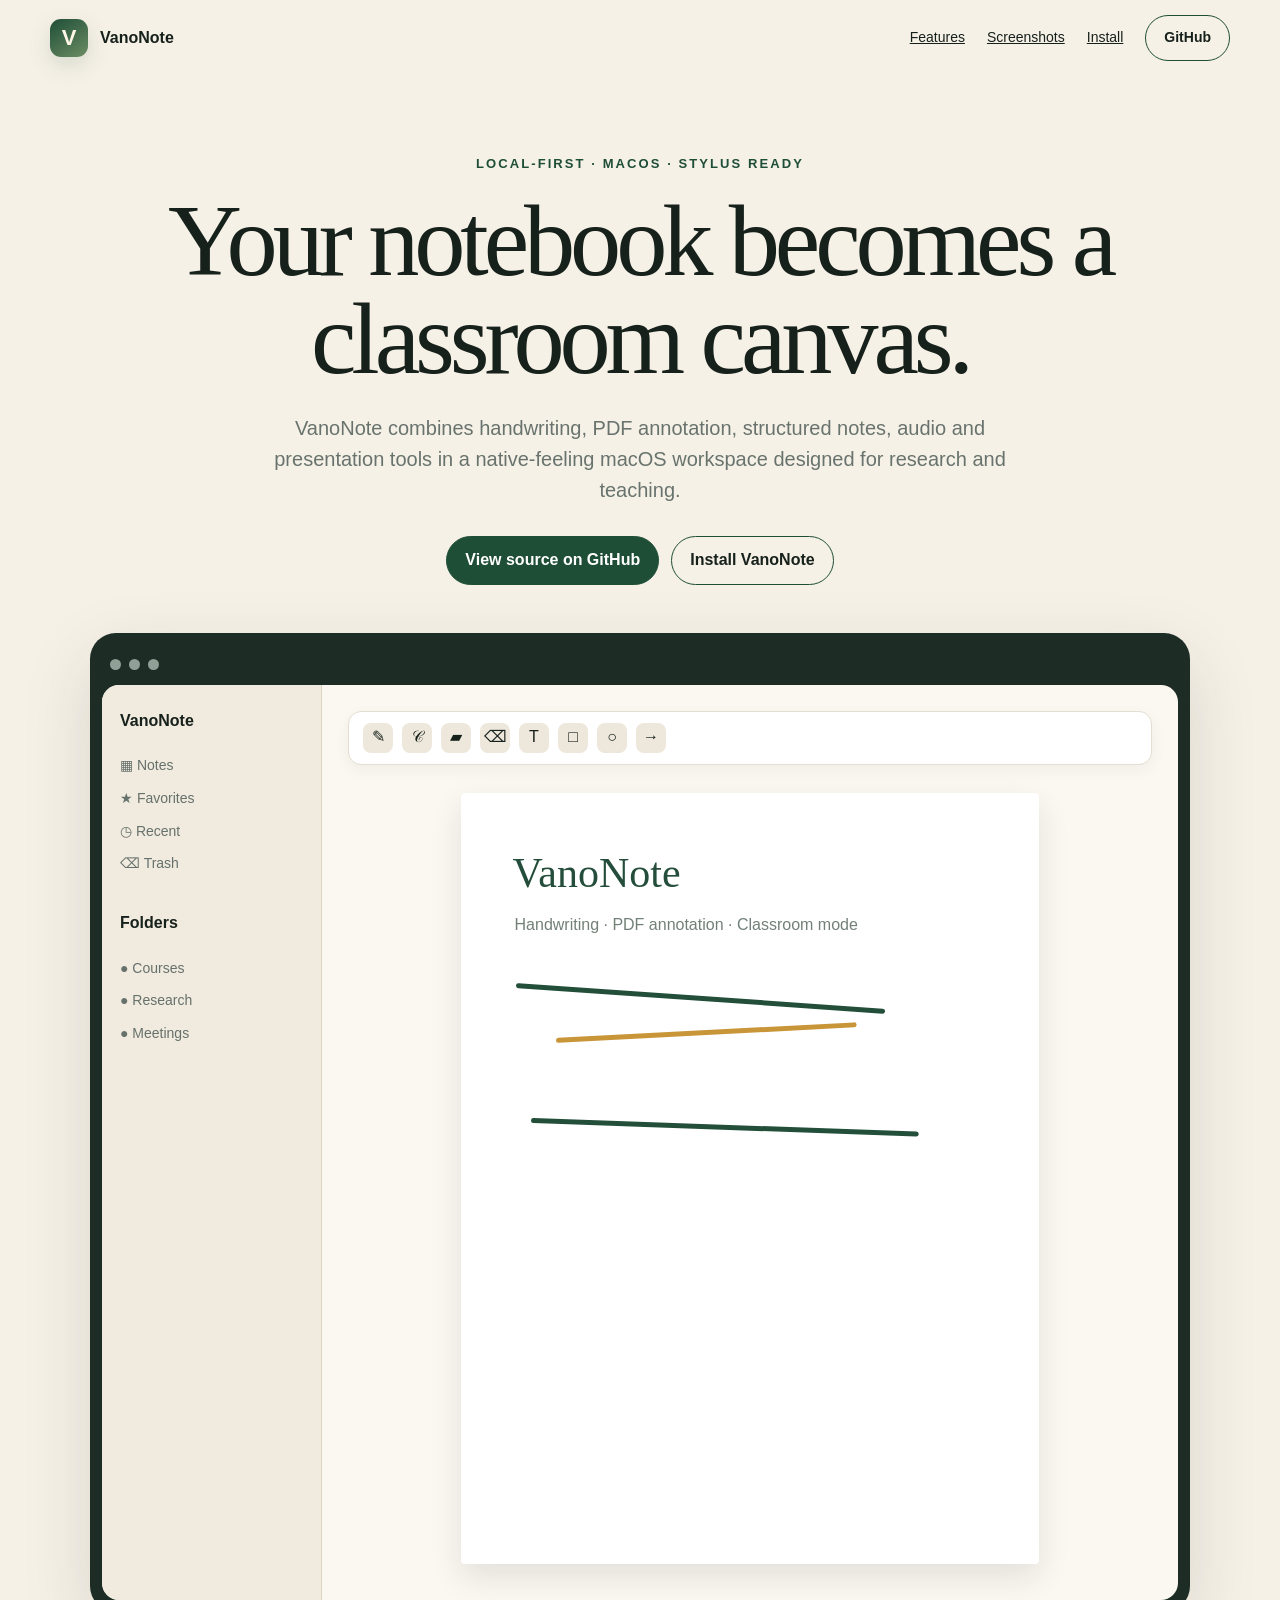
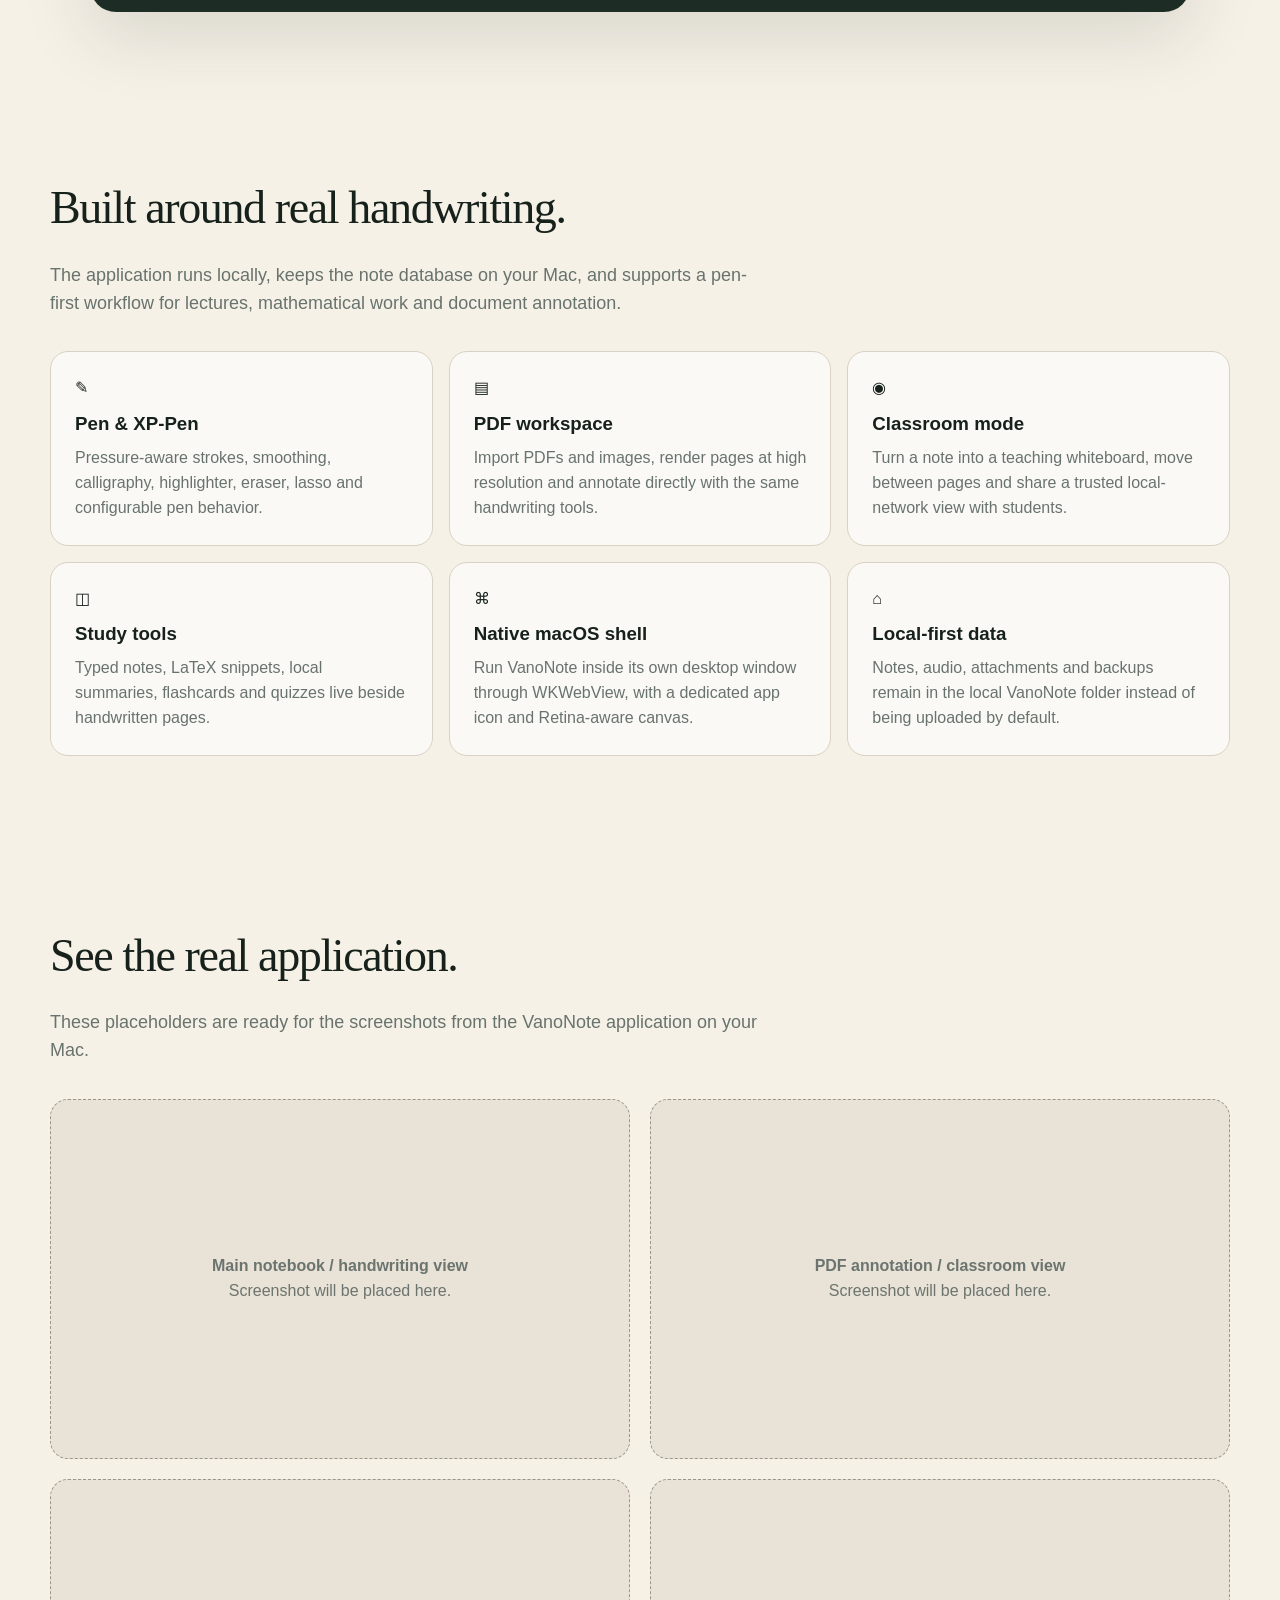
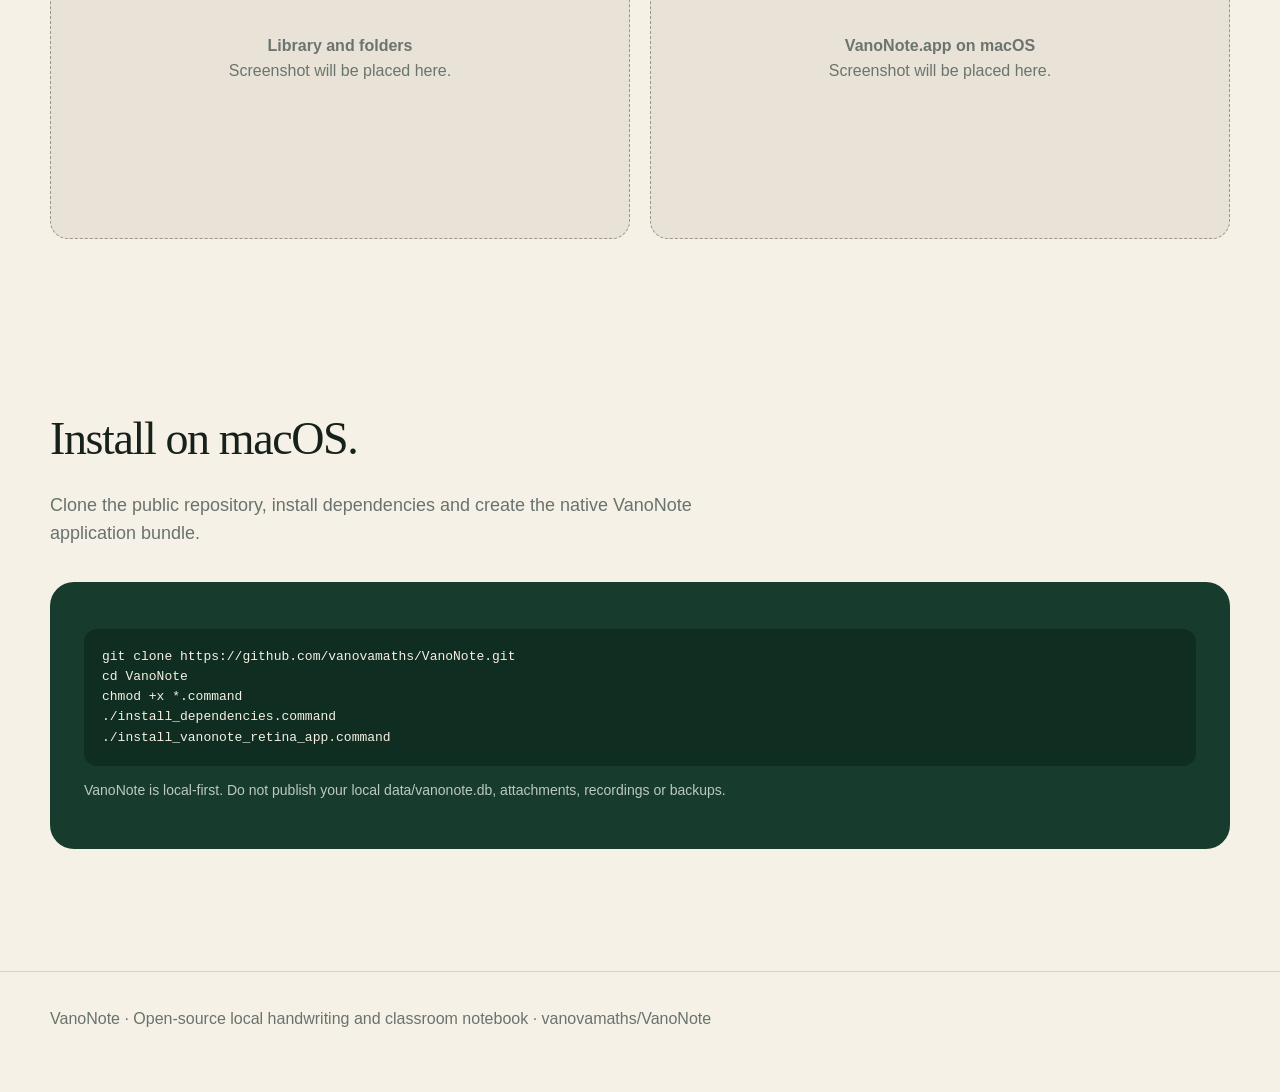
<file: docs/index.html>
<!doctype html>
<html lang="en">
<head>
<meta charset="utf-8">
<meta name="viewport" content="width=device-width,initial-scale=1">
<title>VanoNote — Handwriting, notes and classroom whiteboard</title>
<meta name="description" content="VanoNote is a local-first handwritten notebook, PDF annotation workspace and classroom whiteboard for macOS.">
<style>
:root{--bg:#f6f1e7;--paper:#fffdf8;--ink:#17211b;--green:#1f4e37;--muted:#68736d;--line:#d9d1c3;--gold:#c99539;--shadow:0 24px 70px rgba(26,41,32,.13)}*{box-sizing:border-box}html{scroll-behavior:smooth}body{margin:0;background:var(--bg);color:var(--ink);font-family:-apple-system,BlinkMacSystemFont,"Segoe UI",sans-serif;line-height:1.55}a{color:inherit}.wrap{width:min(1180px,calc(100% - 40px));margin:auto}.nav{height:76px;display:flex;align-items:center;justify-content:space-between}.brand{display:flex;gap:12px;align-items:center;font-weight:760}.mark{width:38px;height:38px;border-radius:11px;background:linear-gradient(145deg,#1f4e37,#6b8d64);color:#fff8e8;display:grid;place-items:center;font-size:22px;box-shadow:0 8px 22px #1f4e3725}.navlinks{display:flex;gap:22px;align-items:center;font-size:14px}.button{display:inline-flex;align-items:center;justify-content:center;text-decoration:none;border:1px solid var(--green);border-radius:999px;padding:11px 18px;font-weight:650}.button.primary{background:var(--green);color:#fff}.hero{padding:78px 0 58px;text-align:center}.eyebrow{font-size:13px;text-transform:uppercase;letter-spacing:.16em;color:var(--green);font-weight:800}.hero h1{font-family:Georgia,"Times New Roman",serif;font-weight:500;font-size:clamp(52px,8vw,104px);line-height:.96;letter-spacing:-.05em;margin:18px auto 24px;max-width:980px}.hero p{font-size:20px;color:var(--muted);max-width:760px;margin:0 auto 30px}.actions{display:flex;gap:12px;justify-content:center;flex-wrap:wrap}.window{margin:48px auto 20px;background:#1d2d25;border-radius:26px;padding:12px;box-shadow:var(--shadow);max-width:1100px}.bar{height:40px;display:flex;align-items:center;gap:8px;padding:0 8px}.dot{width:11px;height:11px;border-radius:50%;background:#91a096}.mock{background:#fbf8f1;border-radius:17px;min-height:580px;overflow:hidden;display:grid;grid-template-columns:220px 1fr}.side{background:#f0eadf;border-right:1px solid #ddd4c6;padding:24px 18px;text-align:left}.side b{display:block;margin-bottom:22px}.side span{display:block;margin:11px 0;color:#66716b;font-size:14px}.workspace{padding:26px;display:flex;flex-direction:column}.toolbar{height:54px;background:white;border:1px solid #e4ddd1;border-radius:13px;display:flex;align-items:center;gap:9px;padding:0 14px;box-shadow:0 5px 16px #17211b0d}.tool{width:30px;height:30px;border-radius:8px;background:#eee8dc;display:grid;place-items:center}.page{width:min(72%,620px);aspect-ratio:3/4;margin:28px auto 10px;background:white;border-radius:4px;box-shadow:0 13px 32px #17211b1b;position:relative;overflow:hidden}.page:before{content:"VanoNote";position:absolute;top:56px;left:52px;font:42px Georgia;color:#244e3b}.page:after{content:"Handwriting · PDF annotation · Classroom mode";position:absolute;top:120px;left:54px;color:#728078}.stroke{position:absolute;height:5px;border-radius:99px;background:#234f3a;transform-origin:left}.s1{left:55px;top:190px;width:64%;transform:rotate(4deg)}.s2{left:95px;top:245px;width:52%;transform:rotate(-3deg);background:#c99539}.s3{left:70px;top:325px;width:67%;transform:rotate(2deg)}section{padding:82px 0}.section-title{font-family:Georgia,"Times New Roman",serif;font-size:46px;font-weight:500;letter-spacing:-.03em;margin:0 0 14px}.lead{color:var(--muted);font-size:18px;max-width:720px}.grid{display:grid;grid-template-columns:repeat(3,1fr);gap:16px;margin-top:34px}.card{background:rgba(255,255,255,.58);border:1px solid var(--line);border-radius:18px;padding:24px;min-height:180px}.card h3{margin:8px 0}.card p{color:var(--muted);margin:0}.gallery{display:grid;grid-template-columns:1fr 1fr;gap:20px;margin-top:34px}.shot{min-height:360px;background:#e9e2d6;border:1px dashed #9a9489;border-radius:18px;display:flex;align-items:center;justify-content:center;text-align:center;padding:32px;color:#6b746f}.install{background:#173b2c;color:#f7f0e4;border-radius:24px;padding:34px;margin-top:34px}.install pre{overflow:auto;background:#102d21;padding:18px;border-radius:13px}.small{font-size:14px;color:#bdc8c1}footer{padding:35px 0 60px;color:var(--muted);border-top:1px solid var(--line);margin-top:40px}@media(max-width:800px){.navlinks a:not(.button){display:none}.mock{grid-template-columns:1fr}.side{display:none}.grid,.gallery{grid-template-columns:1fr}.page{width:88%}.hero{padding-top:40px}}
</style>
</head>
<body>
<div class="wrap nav"><div class="brand"><div class="mark">V</div>VanoNote</div><div class="navlinks"><a href="#features">Features</a><a href="#screenshots">Screenshots</a><a href="#install">Install</a><a class="button" href="https://github.com/vanovamaths/VanoNote">GitHub</a></div></div>
<header class="hero wrap"><div class="eyebrow">Local-first · macOS · Stylus ready</div><h1>Your notebook becomes a classroom canvas.</h1><p>VanoNote combines handwriting, PDF annotation, structured notes, audio and presentation tools in a native-feeling macOS workspace designed for research and teaching.</p><div class="actions"><a class="button primary" href="https://github.com/vanovamaths/VanoNote">View source on GitHub</a><a class="button" href="#install">Install VanoNote</a></div>
<div class="window"><div class="bar"><i class="dot"></i><i class="dot"></i><i class="dot"></i></div><div class="mock"><div class="side"><b>VanoNote</b><span>▦ Notes</span><span>★ Favorites</span><span>◷ Recent</span><span>⌫ Trash</span><br><b>Folders</b><span>● Courses</span><span>● Research</span><span>● Meetings</span></div><div class="workspace"><div class="toolbar"><span class="tool">✎</span><span class="tool">𝒞</span><span class="tool">▰</span><span class="tool">⌫</span><span class="tool">T</span><span class="tool">□</span><span class="tool">○</span><span class="tool">→</span></div><div class="page"><i class="stroke s1"></i><i class="stroke s2"></i><i class="stroke s3"></i></div></div></div></div></header>
<section id="features"><div class="wrap"><h2 class="section-title">Built around real handwriting.</h2><p class="lead">The application runs locally, keeps the note database on your Mac, and supports a pen-first workflow for lectures, mathematical work and document annotation.</p><div class="grid"><article class="card"><div>✎</div><h3>Pen & XP-Pen</h3><p>Pressure-aware strokes, smoothing, calligraphy, highlighter, eraser, lasso and configurable pen behavior.</p></article><article class="card"><div>▤</div><h3>PDF workspace</h3><p>Import PDFs and images, render pages at high resolution and annotate directly with the same handwriting tools.</p></article><article class="card"><div>◉</div><h3>Classroom mode</h3><p>Turn a note into a teaching whiteboard, move between pages and share a trusted local-network view with students.</p></article><article class="card"><div>◫</div><h3>Study tools</h3><p>Typed notes, LaTeX snippets, local summaries, flashcards and quizzes live beside handwritten pages.</p></article><article class="card"><div>⌘</div><h3>Native macOS shell</h3><p>Run VanoNote inside its own desktop window through WKWebView, with a dedicated app icon and Retina-aware canvas.</p></article><article class="card"><div>⌂</div><h3>Local-first data</h3><p>Notes, audio, attachments and backups remain in the local VanoNote folder instead of being uploaded by default.</p></article></div></div></section>
<section id="screenshots"><div class="wrap"><h2 class="section-title">See the real application.</h2><p class="lead">These placeholders are ready for the screenshots from the VanoNote application on your Mac.</p><div class="gallery"><div class="shot"><div><b>Main notebook / handwriting view</b><br>Screenshot will be placed here.</div></div><div class="shot"><div><b>PDF annotation / classroom view</b><br>Screenshot will be placed here.</div></div><div class="shot"><div><b>Library and folders</b><br>Screenshot will be placed here.</div></div><div class="shot"><div><b>VanoNote.app on macOS</b><br>Screenshot will be placed here.</div></div></div></div></section>
<section id="install"><div class="wrap"><h2 class="section-title">Install on macOS.</h2><p class="lead">Clone the public repository, install dependencies and create the native VanoNote application bundle.</p><div class="install"><pre><code>git clone https://github.com/vanovamaths/VanoNote.git
cd VanoNote
chmod +x *.command
./install_dependencies.command
./install_vanonote_retina_app.command</code></pre><p class="small">VanoNote is local-first. Do not publish your local data/vanonote.db, attachments, recordings or backups.</p></div></div></section>
<footer><div class="wrap">VanoNote · Open-source local handwriting and classroom notebook · vanovamaths/VanoNote</div></footer>
</body>
</html>
</file>
